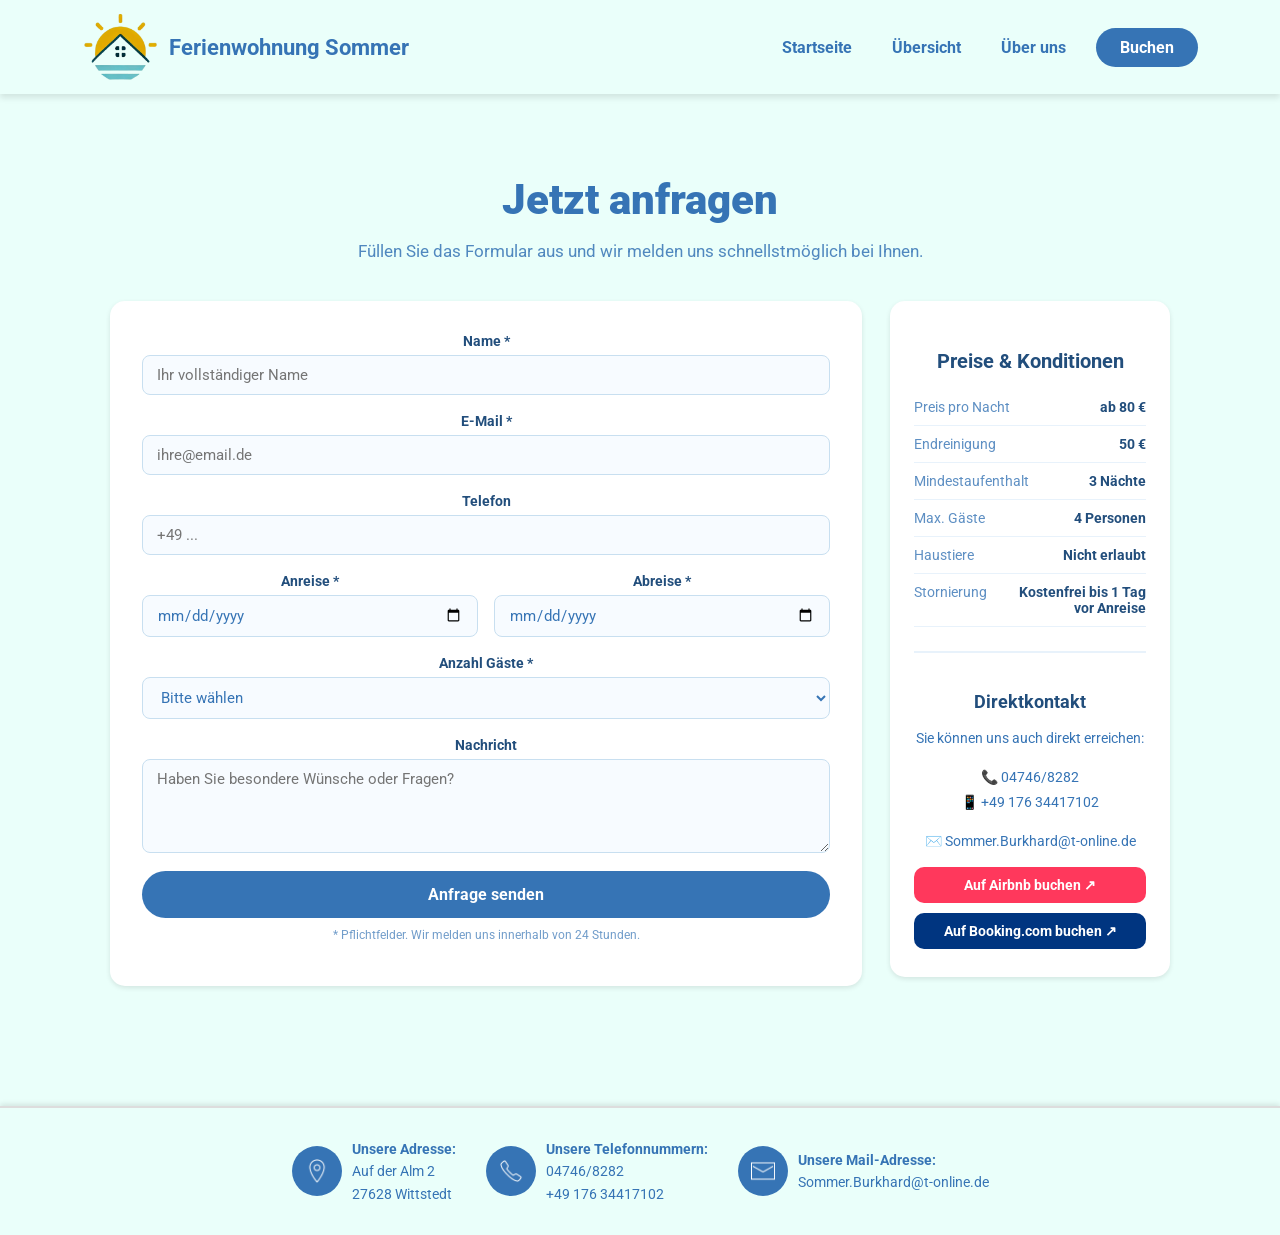
<file: buchen.html>
<!DOCTYPE html>
<html lang="de">
<head>
    <meta charset="UTF-8">
    <link rel="icon" type="image/png" href="static/images/logo.png">
    <meta name="viewport" content="width=device-width, initial-scale=1.0">
    <title>Buchen – Ferienwohnung Sommer</title>
    <link href="https://fonts.googleapis.com/css2?family=Roboto:wght@400;700;900&display=swap" rel="stylesheet">
    <link rel="stylesheet" href="static/css/style.css">
    <link rel="stylesheet" href="static/css/buchen.css">
    <script defer src="static/js/script.js"></script>
    <script defer src="static/js/buchen.js"></script>
</head>
<body>

    <header>
        <div class="header-container">
            <a href="index.html" class="logo">
                <img src="static/images/logo.png" alt="Logo">
                <h1>Ferienwohnung Sommer</h1>
            </a>
            <button class="hamburger" id="hamburger" aria-label="Menü öffnen">
                <span></span>
                <span></span>
                <span></span>
            </button>
            <nav id="main-nav">
                <ul>
                    <li><a href="index.html">Startseite</a></li>
                    <li><a href="uebersicht.html">Übersicht</a></li>
                    <li><a href="ueber_uns.html">Über uns</a></li>
                    <li><a href="buchen.html" class="button">Buchen</a></li>
                </ul>
            </nav>
        </div>
    </header>

    <main class="buchen-main">

        <section class="buchen-hero">
            <h2>Jetzt anfragen</h2>
            <p>Füllen Sie das Formular aus und wir melden uns schnellstmöglich bei Ihnen.</p>
        </section>

        <section class="buchen-layout">

            <div class="buchen-form-box">
                <form id="buchungsformular" action="https://formspree.io/f/mvzdynbj" method="POST">

                    <div class="form-group">
                        <label for="name">Name *</label>
                        <input type="text" id="name" name="name" placeholder="Ihr vollständiger Name" required>
                    </div>

                    <div class="form-group">
                        <label for="email">E-Mail *</label>
                        <input type="email" id="email" name="email" placeholder="ihre@email.de" required>
                    </div>

                    <div class="form-group">
                        <label for="telefon">Telefon</label>
                        <input type="tel" id="telefon" name="telefon" placeholder="+49 ...">
                    </div>

                    <div class="form-row">
                        <div class="form-group">
                            <label for="anreise">Anreise *</label>
                            <input type="date" id="anreise" name="anreise" required>
                        </div>
                        <div class="form-group">
                            <label for="abreise">Abreise *</label>
                            <input type="date" id="abreise" name="abreise" required>
                        </div>
                    </div>

                    <div class="form-group">
                        <label for="gaeste">Anzahl Gäste *</label>
                        <select id="gaeste" name="gaeste" required>
                            <option value="" disabled selected>Bitte wählen</option>
                            <option value="1">1 Person</option>
                            <option value="2">2 Personen</option>
                            <option value="3">3 Personen</option>
                            <option value="4">4 Personen</option>
                        </select>
                    </div>

                    <div class="form-group">
                        <label for="nachricht">Nachricht</label>
                        <textarea id="nachricht" name="nachricht" rows="4" placeholder="Haben Sie besondere Wünsche oder Fragen?"></textarea>
                    </div>

                    <div id="preis-info" class="preis-info hidden">
                        <span id="preis-text"></span>
                    </div>

                    <button type="submit" class="submit-button">Anfrage senden</button>
                    <p class="form-hinweis">* Pflichtfelder. Wir melden uns innerhalb von 24 Stunden.</p>
                </form>
            </div>

            <div class="buchen-info-box">
                <h3>Preise &amp; Konditionen</h3>
                <div class="info-item">
                    <span class="info-label">Preis pro Nacht</span>
                    <span class="info-value">ab 80 €</span>
                </div>
                <div class="info-item">
                    <span class="info-label">Endreinigung</span>
                    <span class="info-value">50 €</span>
                </div>
                <div class="info-item">
                    <span class="info-label">Mindestaufenthalt</span>
                    <span class="info-value">3 Nächte</span>
                </div>
                <div class="info-item">
                    <span class="info-label">Max. Gäste</span>
                    <span class="info-value">4 Personen</span>
                </div>
                <div class="info-item">
                    <span class="info-label">Haustiere</span>
                    <span class="info-value">Nicht erlaubt</span>
                </div>
                <div class="info-item">
                    <span class="info-label">Stornierung</span>
                    <span class="info-value">Kostenfrei bis 1 Tag vor Anreise</span>
                </div>

                <div class="direktkontakt">
                    <h3>Direktkontakt</h3>
                    <p>Sie können uns auch direkt erreichen:</p>
                    <p>📞 04746/8282<br>📱 +49 176 34417102</p>
                    <p>✉️ Sommer.Burkhard@t-online.de</p>
                    <div class="buchungs-links">
                        <a href="https://www.airbnb.de/rooms/906484899622477127?guests=1&adults=1&s=67&unique_share_id=75d5aa8d-0410-409d-8214-13102de7a47b" target="_blank" class="buchungs-btn airbnb-btn">Auf Airbnb buchen ↗</a>
                        <a href="https://www.booking.com/hotel/de/ferienwohnung-sommer-bramstedt.de.html" target="_blank" class="buchungs-btn booking-btn">Auf Booking.com buchen ↗</a>
                    </div>
                </div>
            </div>

        </section>
    </main>

    <footer class="footer">
        <div class="footer-section">
            <div class="footer-icon">
                <img src="static/images/FooterIcon_Location.png" alt="Adresse">
            </div>
            <div>
                <strong>Unsere Adresse:</strong><br>
                Auf der Alm 2<br>
                27628 Wittstedt
            </div>
        </div>
        <div class="footer-section">
            <div class="footer-icon">
                <img src="static/images/FooterIcon_Phone.png" alt="Telefon">
            </div>
            <div>
                <strong>Unsere Telefonnummern:</strong><br>
                04746/8282<br>
                +49 176 34417102
            </div>
        </div>
        <div class="footer-section">
            <div class="footer-icon">
                <img src="static/images/FooterIcon_Mail.png" alt="E-Mail">
            </div>
            <div>
                <strong>Unsere Mail-Adresse:</strong><br>
                Sommer.Burkhard@t-online.de
            </div>
        </div>
    </footer>

</body>
</html>
</file>
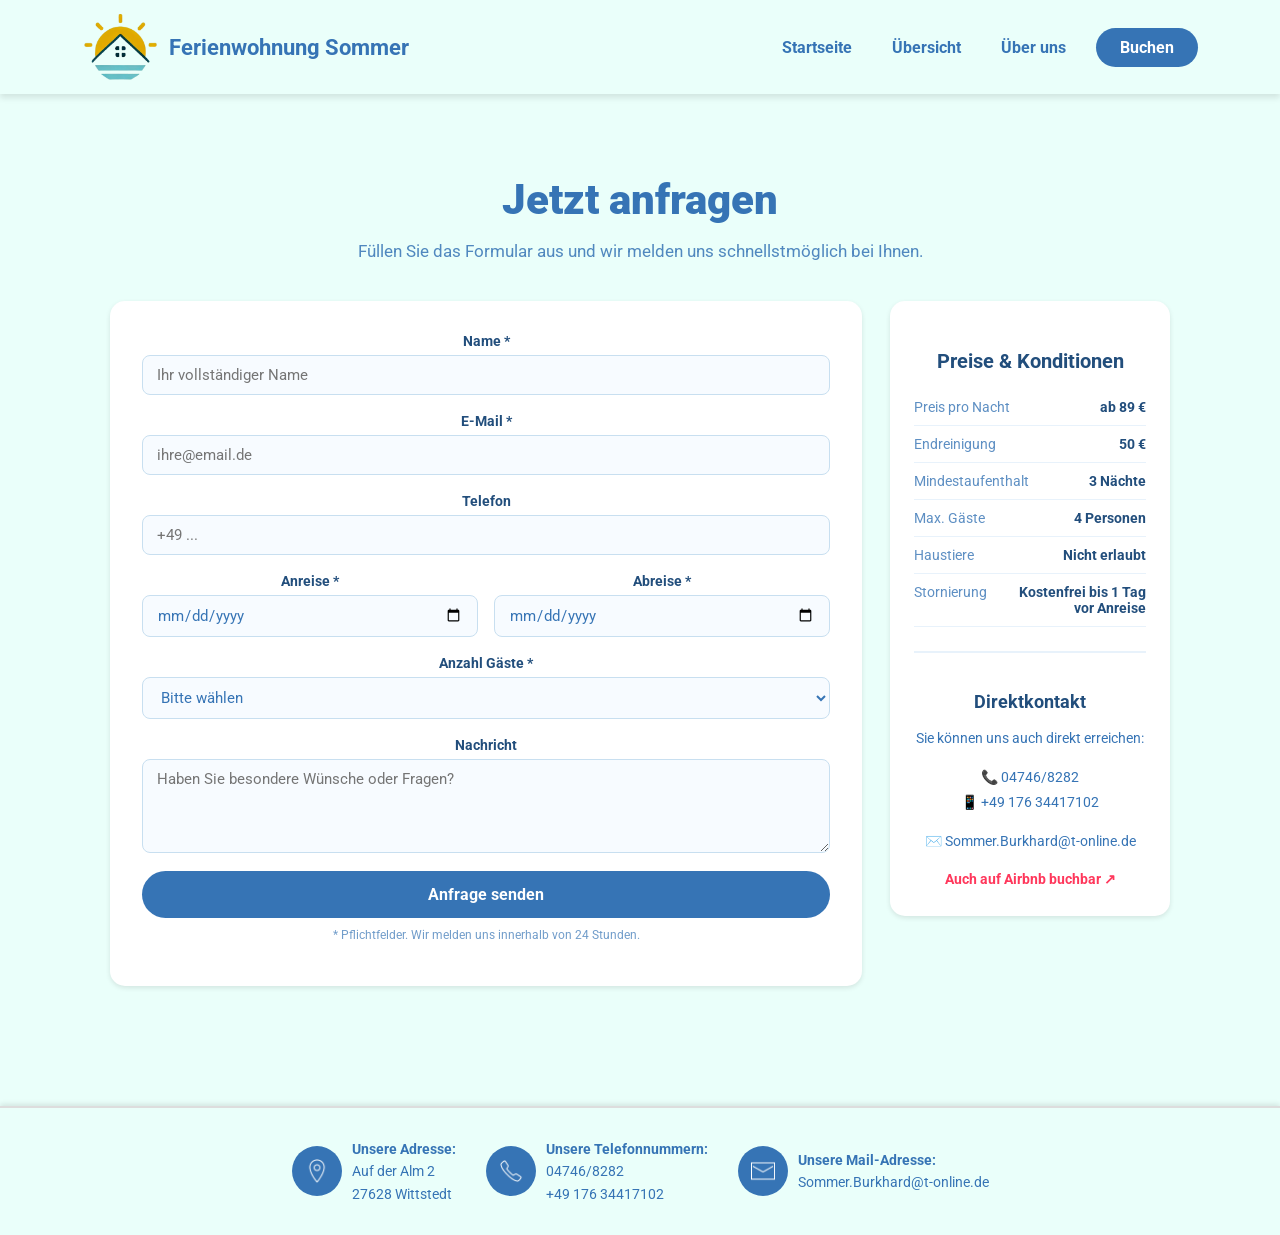
<file: buchen_mobile.html>
<!DOCTYPE html>
<html lang="de">
<head>
    <meta charset="UTF-8">
    <meta name="viewport" content="width=device-width, initial-scale=1.0">
    <title>Buchen – Ferienwohnung Sommer</title>
    <link href="https://fonts.googleapis.com/css2?family=Roboto:wght@400;700;900&display=swap" rel="stylesheet">
    <link rel="stylesheet" href="static/css/style.css">
    <link rel="stylesheet" href="static/css/buchen.css">
    <script defer src="static/js/buchen.js"></script>
    <script defer src="static/js/script.js"></script>
</head>
<body>

    <header>
        <div class="header-container">
            <div class="logo">
                <img src="static/images/logo.png" alt="Logo">
                <h1>Ferienwohnung Sommer</h1>
            </div>
            <button class="hamburger" id="hamburger" aria-label="Menü öffnen"><span></span><span></span><span></span></button>
            <nav id="main-nav">
                <ul>
                    <li><a href="index.html">Startseite</a></li>
                    <li><a href="uebersicht.html">Übersicht</a></li>
                    <li><a href="ueber_uns.html">Über uns</a></li>
                    <li><a href="buchen.html" class="button">Buchen</a></li>
                </ul>
            </nav>
        </div>
    </header>

    <main class="buchen-main">

        <section class="buchen-hero">
            <h2>Jetzt anfragen</h2>
            <p>Füllen Sie das Formular aus und wir melden uns schnellstmöglich bei Ihnen.</p>
        </section>

        <section class="buchen-layout">

            <!-- FORMULAR -->
            <div class="buchen-form-box">
                <form id="buchungsformular" action="mailto:Sommer.Burkhard@t-online.de" method="get">

                    <div class="form-group">
                        <label for="name">Name *</label>
                        <input type="text" id="name" name="name" placeholder="Ihr vollständiger Name" required>
                    </div>

                    <div class="form-group">
                        <label for="email">E-Mail *</label>
                        <input type="email" id="email" name="email" placeholder="ihre@email.de" required>
                    </div>

                    <div class="form-group">
                        <label for="telefon">Telefon</label>
                        <input type="tel" id="telefon" name="telefon" placeholder="+49 ...">
                    </div>

                    <div class="form-row">
                        <div class="form-group">
                            <label for="anreise">Anreise *</label>
                            <input type="date" id="anreise" name="anreise" required>
                        </div>
                        <div class="form-group">
                            <label for="abreise">Abreise *</label>
                            <input type="date" id="abreise" name="abreise" required>
                        </div>
                    </div>

                    <div class="form-group">
                        <label for="gaeste">Anzahl Gäste *</label>
                        <select id="gaeste" name="gaeste" required>
                            <option value="" disabled selected>Bitte wählen</option>
                            <option value="1">1 Person</option>
                            <option value="2">2 Personen</option>
                            <option value="3">3 Personen</option>
                            <option value="4">4 Personen</option>
                        </select>
                    </div>

                    <div class="form-group">
                        <label for="nachricht">Nachricht</label>
                        <textarea id="nachricht" name="nachricht" rows="4" placeholder="Haben Sie besondere Wünsche oder Fragen?"></textarea>
                    </div>

                    <div id="preis-info" class="preis-info hidden">
                        <span id="preis-text"></span>
                    </div>

                    <button type="submit" class="submit-button">Anfrage senden</button>
                    <p class="form-hinweis">* Pflichtfelder. Wir melden uns innerhalb von 24 Stunden.</p>
                </form>
            </div>

            <!-- INFO-PANEL -->
            <div class="buchen-info-box">
                <h3>Preise &amp; Konditionen</h3>
                <div class="info-item">
                    <span class="info-label">Preis pro Nacht</span>
                    <span class="info-value">ab 89 €</span>
                </div>
                <div class="info-item">
                    <span class="info-label">Endreinigung</span>
                    <span class="info-value">50 €</span>
                </div>
                <div class="info-item">
                    <span class="info-label">Mindestaufenthalt</span>
                    <span class="info-value">3 Nächte</span>
                </div>
                <div class="info-item">
                    <span class="info-label">Max. Gäste</span>
                    <span class="info-value">4 Personen</span>
                </div>
                <div class="info-item">
                    <span class="info-label">Haustiere</span>
                    <span class="info-value">Nicht erlaubt</span>
                </div>
                <div class="info-item">
                    <span class="info-label">Stornierung</span>
                    <span class="info-value">Kostenfrei bis 1 Tag vor Anreise</span>
                </div>

                <div class="direktkontakt">
                    <h3>Direktkontakt</h3>
                    <p>Sie können uns auch direkt erreichen:</p>
                    <p>📞 04746/8282<br>📱 +49 176 34417102</p>
                    <p>✉️ Sommer.Burkhard@t-online.de</p>
                    <a href="https://www.airbnb.de" target="_blank" class="airbnb-link">Auch auf Airbnb buchbar ↗</a>
                </div>
            </div>

        </section>
    </main>

    <footer class="footer">
        <div class="footer-section">
            <div class="footer-icon">
                <img src="static/images/FooterIcon_Location.png" alt="Adresse">
            </div>
            <div>
                <strong>Unsere Adresse:</strong><br>
                Auf der Alm 2<br>
                27628 Wittstedt
            </div>
        </div>
        <div class="footer-section">
            <div class="footer-icon">
                <img src="static/images/FooterIcon_Phone.png" alt="Telefon">
            </div>
            <div>
                <strong>Unsere Telefonnummern:</strong><br>
                04746/8282<br>
                +49 176 34417102
            </div>
        </div>
        <div class="footer-section">
            <div class="footer-icon">
                <img src="static/images/FooterIcon_Mail.png" alt="E-Mail">
            </div>
            <div>
                <strong>Unsere Mail-Adresse:</strong><br>
                Sommer.Burkhard@t-online.de
            </div>
        </div>
    </footer>

</body>
</html>
</file>
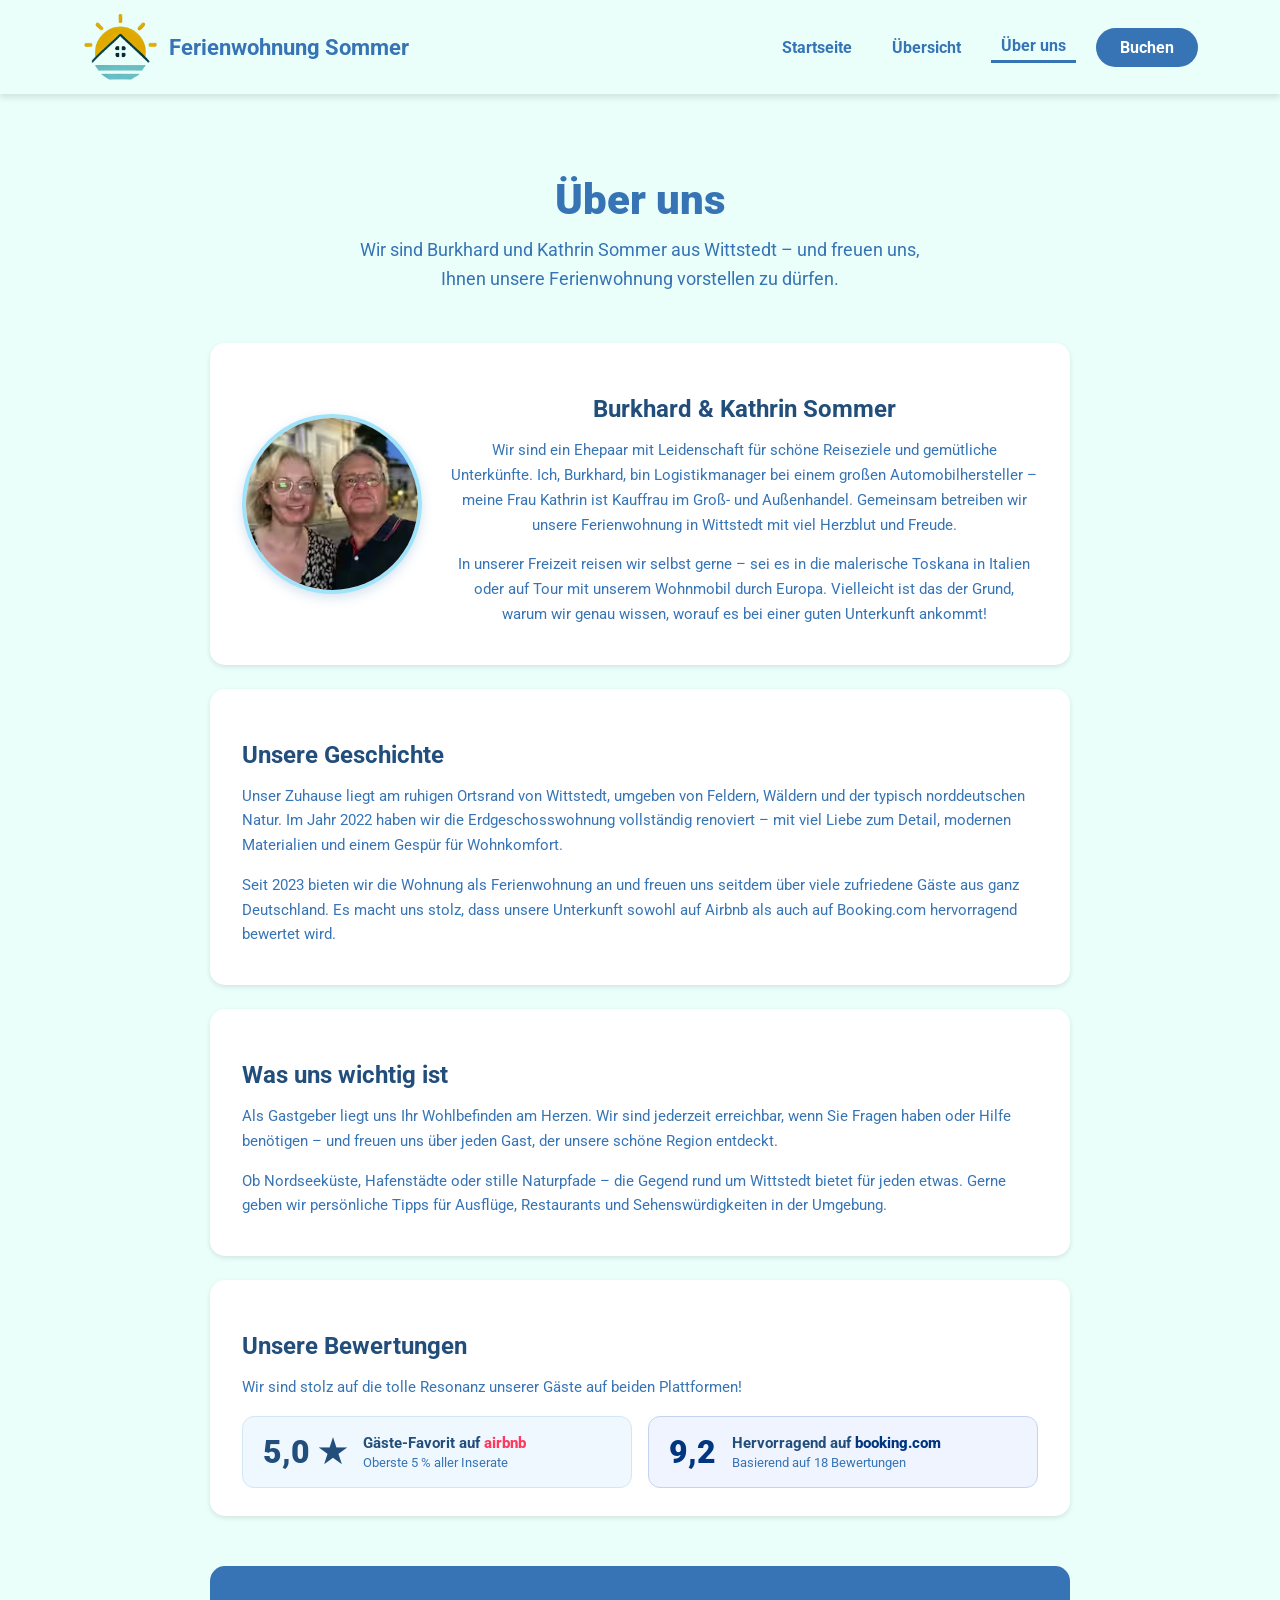
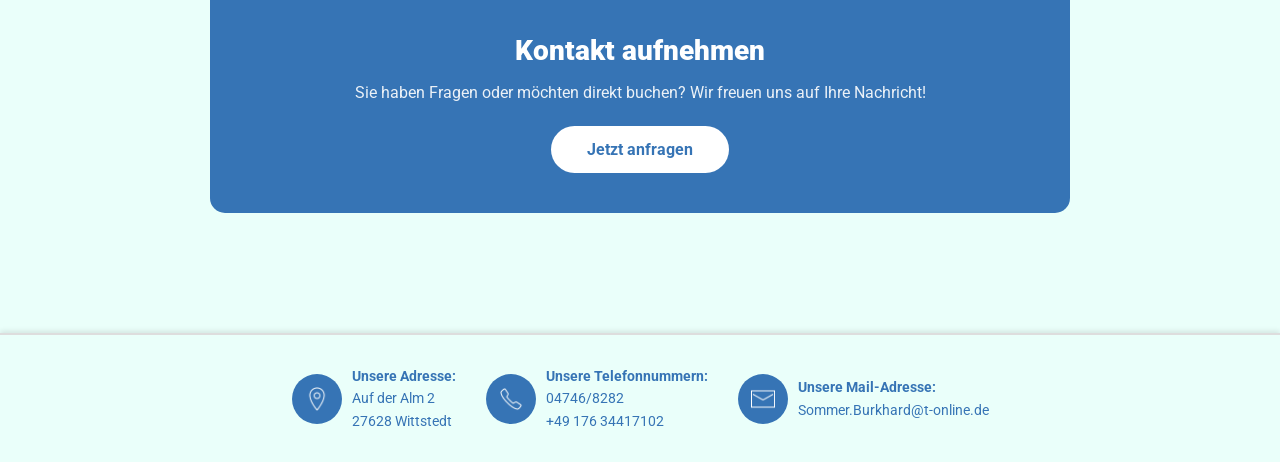
<file: ueber_uns.html>
<!DOCTYPE html>
<html lang="de">
<head>
    <meta charset="UTF-8">
    <link rel="icon" type="image/png" href="static/images/logo.png">
    <meta name="viewport" content="width=device-width, initial-scale=1.0">
    <title>Über uns – Ferienwohnung Sommer</title>
    <link href="https://fonts.googleapis.com/css2?family=Roboto:wght@400;700;900&display=swap" rel="stylesheet">
    <link rel="stylesheet" href="static/css/style.css">
    <link rel="stylesheet" href="static/css/ueber_uns.css">
    <script defer src="static/js/script.js"></script>
</head>
<body>

    <header>
        <div class="header-container">
            <a href="index.html" class="logo">
                <img src="static/images/logo.png" alt="Logo">
                <h1>Ferienwohnung Sommer</h1>
            </a>
            <button class="hamburger" id="hamburger" aria-label="Menü öffnen">
                <span></span><span></span><span></span>
            </button>
            <nav id="main-nav">
                <ul>
                    <li><a href="index.html">Startseite</a></li>
                    <li><a href="uebersicht.html">Übersicht</a></li>
                    <li><a href="ueber_uns.html" class="active">Über uns</a></li>
                    <li><a href="buchen.html" class="button">Buchen</a></li>
                </ul>
            </nav>
        </div>
    </header>

    <main class="ueber-uns-main">

        <section class="ueber-uns-hero">
            <h2>Über uns</h2>
            <p class="ueber-uns-intro">
                Wir sind Burkhard und Kathrin Sommer aus Wittstedt – und freuen uns, Ihnen unsere Ferienwohnung vorstellen zu dürfen.
            </p>
        </section>

        <section class="ueber-uns-content">

            <div class="ueber-uns-profil-box">
                <img src="static/images/Profilbild.webp" alt="Burkhard und Kathrin Sommer" class="profil-bild">
                <div class="profil-text">
                    <h3>Burkhard &amp; Kathrin Sommer</h3>
                    <p>Wir sind ein Ehepaar mit Leidenschaft für schöne Reiseziele und gemütliche Unterkünfte. Ich, Burkhard, bin Logistikmanager bei einem großen Automobilhersteller – meine Frau Kathrin ist Kauffrau im Groß- und Außenhandel. Gemeinsam betreiben wir unsere Ferienwohnung in Wittstedt mit viel Herzblut und Freude.</p>
                    <p>In unserer Freizeit reisen wir selbst gerne – sei es in die malerische Toskana in Italien oder auf Tour mit unserem Wohnmobil durch Europa. Vielleicht ist das der Grund, warum wir genau wissen, worauf es bei einer guten Unterkunft ankommt!</p>
                </div>
            </div>

            <div class="ueber-uns-text-box">
                <h3>Unsere Geschichte</h3>
                <p>Unser Zuhause liegt am ruhigen Ortsrand von Wittstedt, umgeben von Feldern, Wäldern und der typisch norddeutschen Natur. Im Jahr 2022 haben wir die Erdgeschosswohnung vollständig renoviert – mit viel Liebe zum Detail, modernen Materialien und einem Gespür für Wohnkomfort.</p>
                <p>Seit 2023 bieten wir die Wohnung als Ferienwohnung an und freuen uns seitdem über viele zufriedene Gäste aus ganz Deutschland. Es macht uns stolz, dass unsere Unterkunft sowohl auf Airbnb als auch auf Booking.com hervorragend bewertet wird.</p>
            </div>

            <div class="ueber-uns-text-box">
                <h3>Was uns wichtig ist</h3>
                <p>Als Gastgeber liegt uns Ihr Wohlbefinden am Herzen. Wir sind jederzeit erreichbar, wenn Sie Fragen haben oder Hilfe benötigen – und freuen uns über jeden Gast, der unsere schöne Region entdeckt.</p>
                <p>Ob Nordseeküste, Hafenstädte oder stille Naturpfade – die Gegend rund um Wittstedt bietet für jeden etwas. Gerne geben wir persönliche Tipps für Ausflüge, Restaurants und Sehenswürdigkeiten in der Umgebung.</p>
            </div>

            <div class="ueber-uns-text-box">
                <h3>Unsere Bewertungen</h3>
                <p>Wir sind stolz auf die tolle Resonanz unserer Gäste auf beiden Plattformen!</p>

                <div class="bewertung-badges">

                    <div class="airbnb-badge">
                        <div class="badge-score">5,0 ★</div>
                        <div class="badge-text">
                            <span class="badge-title">Gäste-Favorit auf <span class="airbnb-red">airbnb</span></span><br>
                            <span class="badge-sub">Oberste 5 % aller Inserate</span>
                        </div>
                    </div>

                    <div class="airbnb-badge booking-badge">
                        <div class="badge-score booking-score">9,2</div>
                        <div class="badge-text">
                            <span class="badge-title">Hervorragend auf <span class="booking-blue">booking.com</span></span><br>
                            <span class="badge-sub">Basierend auf 18 Bewertungen</span>
                        </div>
                    </div>

                </div>
            </div>

        </section>

        <section class="kontakt-section">
            <h3>Kontakt aufnehmen</h3>
            <p>Sie haben Fragen oder möchten direkt buchen? Wir freuen uns auf Ihre Nachricht!</p>
            <a href="buchen.html" class="button kontakt-button">Jetzt anfragen</a>
        </section>

    </main>

    <footer class="footer">
        <div class="footer-section">
            <div class="footer-icon"><img src="static/images/FooterIcon_Location.png" alt="Adresse"></div>
            <div><strong>Unsere Adresse:</strong><br>Auf der Alm 2<br>27628 Wittstedt</div>
        </div>
        <div class="footer-section">
            <div class="footer-icon"><img src="static/images/FooterIcon_Phone.png" alt="Telefon"></div>
            <div><strong>Unsere Telefonnummern:</strong><br>04746/8282<br>+49 176 34417102</div>
        </div>
        <div class="footer-section">
            <div class="footer-icon"><img src="static/images/FooterIcon_Mail.png" alt="E-Mail"></div>
            <div><strong>Unsere Mail-Adresse:</strong><br>Sommer.Burkhard@t-online.de</div>
        </div>
    </footer>

</body>
</html>
</file>
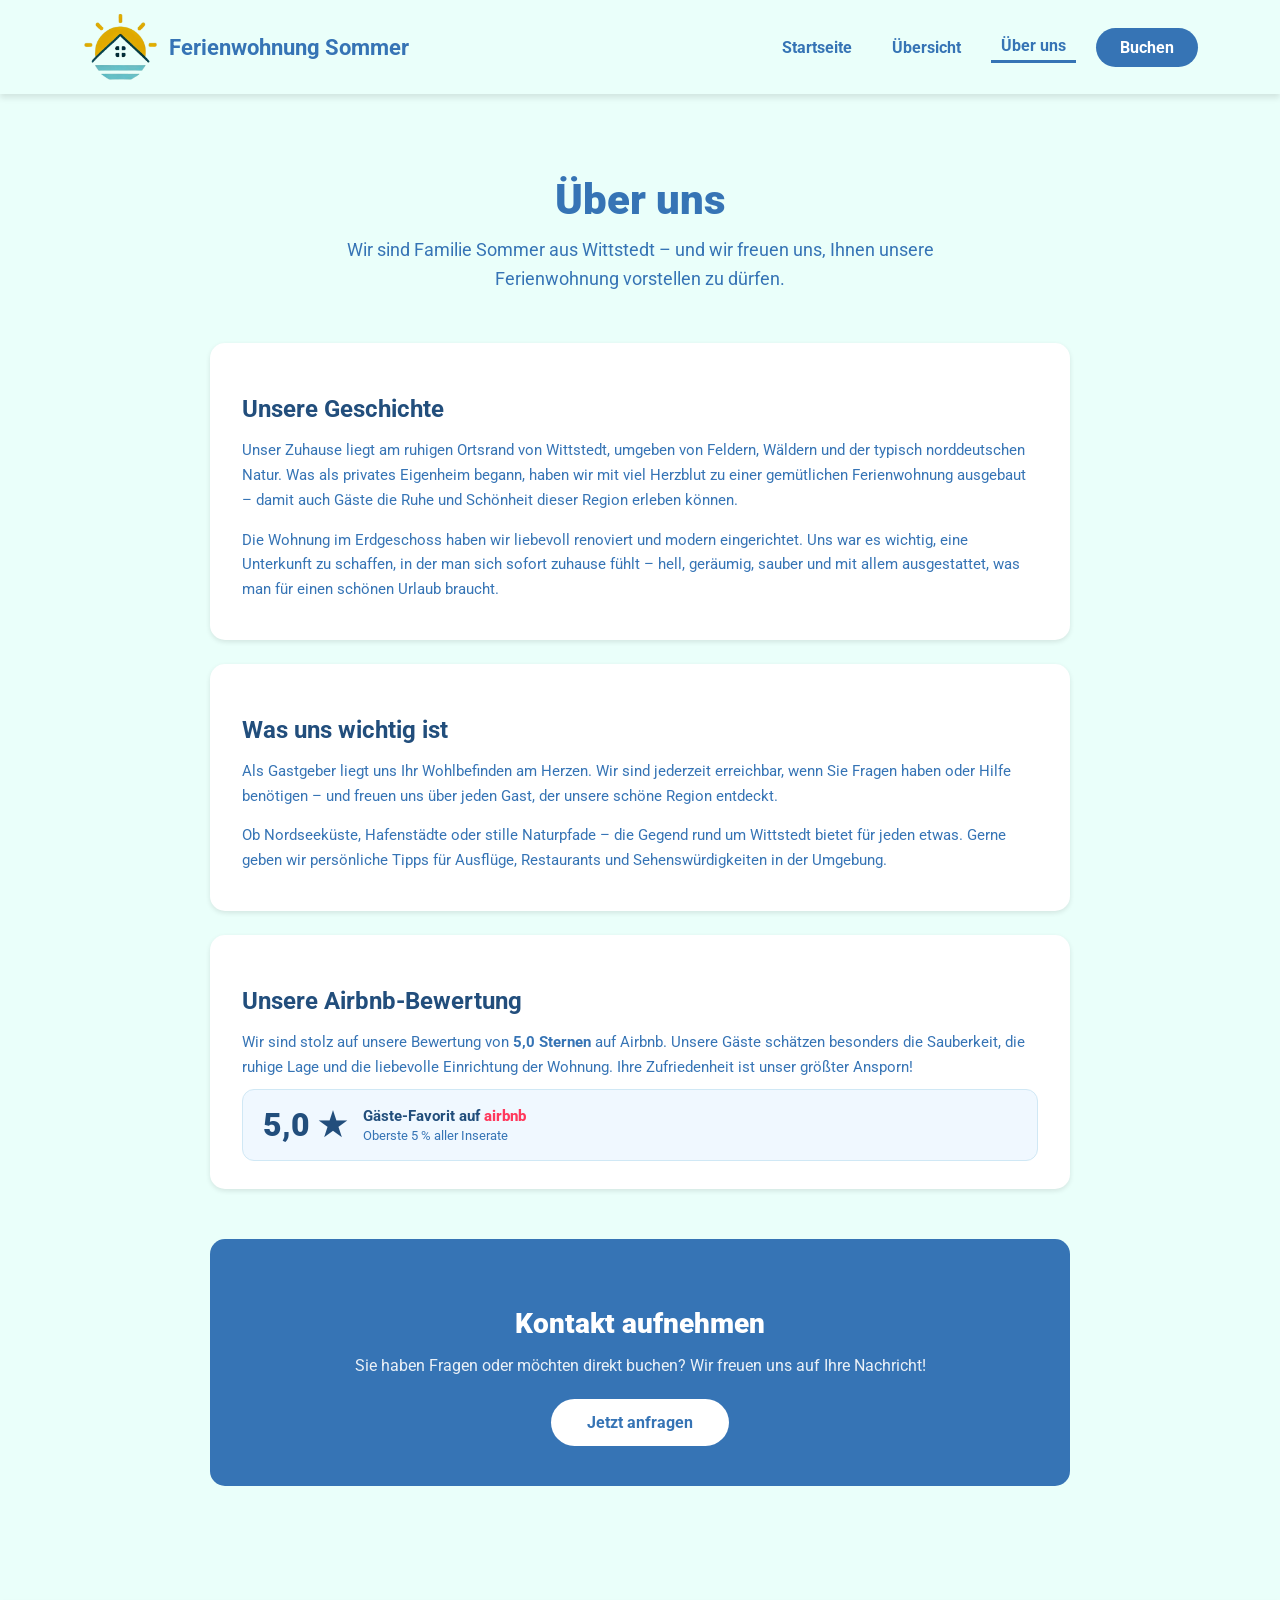
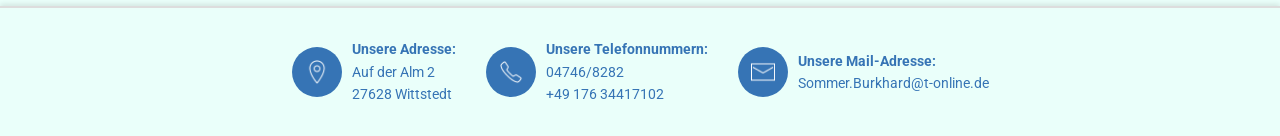
<file: ueber_uns_mobile.html>
<!DOCTYPE html>
<html lang="de">
<head>
    <meta charset="UTF-8">
    <meta name="viewport" content="width=device-width, initial-scale=1.0">
    <title>Über uns – Ferienwohnung Sommer</title>
    <link href="https://fonts.googleapis.com/css2?family=Roboto:wght@400;700;900&display=swap" rel="stylesheet">
    <link rel="stylesheet" href="static/css/style.css">
    <link rel="stylesheet" href="static/css/ueber_uns.css">
    <script defer src="static/js/script.js"></script>
</head>
<body>

    <header>
        <div class="header-container">
            <div class="logo">
                <img src="static/images/logo.png" alt="Logo">
                <h1>Ferienwohnung Sommer</h1>
            </div>
            <button class="hamburger" id="hamburger" aria-label="Menü öffnen"><span></span><span></span><span></span></button>
            <nav id="main-nav">
                <ul>
                    <li><a href="index.html">Startseite</a></li>
                    <li><a href="uebersicht.html">Übersicht</a></li>
                    <li><a href="ueber_uns.html" class="active">Über uns</a></li>
                    <li><a href="buchen.html" class="button">Buchen</a></li>
                </ul>
            </nav>
        </div>
    </header>

    <main class="ueber-uns-main">

        <section class="ueber-uns-hero">
            <h2>Über uns</h2>
            <p class="ueber-uns-intro">
                Wir sind Familie Sommer aus Wittstedt – und wir freuen uns, Ihnen unsere Ferienwohnung vorstellen zu dürfen.
            </p>
        </section>

        <section class="ueber-uns-content">
            <div class="ueber-uns-text-box">
                <h3>Unsere Geschichte</h3>
                <p>
                    Unser Zuhause liegt am ruhigen Ortsrand von Wittstedt, umgeben von Feldern, Wäldern und der typisch norddeutschen Natur.
                    Was als privates Eigenheim begann, haben wir mit viel Herzblut zu einer gemütlichen Ferienwohnung ausgebaut – damit auch Gäste
                    die Ruhe und Schönheit dieser Region erleben können.
                </p>
                <p>
                    Die Wohnung im Erdgeschoss haben wir liebevoll renoviert und modern eingerichtet. Uns war es wichtig, eine Unterkunft zu
                    schaffen, in der man sich sofort zuhause fühlt – hell, geräumig, sauber und mit allem ausgestattet, was man für einen
                    schönen Urlaub braucht.
                </p>
            </div>

            <div class="ueber-uns-text-box">
                <h3>Was uns wichtig ist</h3>
                <p>
                    Als Gastgeber liegt uns Ihr Wohlbefinden am Herzen. Wir sind jederzeit erreichbar, wenn Sie Fragen haben oder
                    Hilfe benötigen – und freuen uns über jeden Gast, der unsere schöne Region entdeckt.
                </p>
                <p>
                    Ob Nordseeküste, Hafenstädte oder stille Naturpfade – die Gegend rund um Wittstedt bietet für jeden etwas.
                    Gerne geben wir persönliche Tipps für Ausflüge, Restaurants und Sehenswürdigkeiten in der Umgebung.
                </p>
            </div>

            <div class="ueber-uns-text-box">
                <h3>Unsere Airbnb-Bewertung</h3>
                <p>
                    Wir sind stolz auf unsere Bewertung von <strong>5,0 Sternen</strong> auf Airbnb. Unsere Gäste schätzen besonders
                    die Sauberkeit, die ruhige Lage und die liebevolle Einrichtung der Wohnung.
                    Ihre Zufriedenheit ist unser größter Ansporn!
                </p>
                <div class="airbnb-badge">
                    <div class="badge-score">5,0 ★</div>
                    <div class="badge-text">
                        <span class="badge-title">Gäste-Favorit auf <span class="airbnb-red">airbnb</span></span><br>
                        <span class="badge-sub">Oberste 5 % aller Inserate</span>
                    </div>
                </div>
            </div>
        </section>

        <section class="kontakt-section">
            <h3>Kontakt aufnehmen</h3>
            <p>Sie haben Fragen oder möchten direkt buchen? Wir freuen uns auf Ihre Nachricht!</p>
            <a href="buchen.html" class="button kontakt-button">Jetzt anfragen</a>
        </section>

    </main>

    <footer class="footer">
        <div class="footer-section">
            <div class="footer-icon">
                <img src="static/images/FooterIcon_Location.png" alt="Adresse">
            </div>
            <div>
                <strong>Unsere Adresse:</strong><br>
                Auf der Alm 2<br>
                27628 Wittstedt
            </div>
        </div>
        <div class="footer-section">
            <div class="footer-icon">
                <img src="static/images/FooterIcon_Phone.png" alt="Telefon">
            </div>
            <div>
                <strong>Unsere Telefonnummern:</strong><br>
                04746/8282<br>
                +49 176 34417102
            </div>
        </div>
        <div class="footer-section">
            <div class="footer-icon">
                <img src="static/images/FooterIcon_Mail.png" alt="E-Mail">
            </div>
            <div>
                <strong>Unsere Mail-Adresse:</strong><br>
                Sommer.Burkhard@t-online.de
            </div>
        </div>
    </footer>

</body>
</html>
</file>
<file: static/css/style.css>
/* ===== BASE ===== */
* {
    box-sizing: border-box;
}

body {
    font-family: 'Roboto', sans-serif;
    background-color: #EAFFFA;
    text-align: center;
    margin: 0;
    padding: 0;
    color: #3674B5;
}

/* ===== HEADER ===== */
header {
    display: flex;
    justify-content: center;
    align-items: center;
    background-color: #EAFFFA;
    padding: 12px 20px;
    position: fixed;
    width: 100%;
    top: 0;
    left: 0;
    z-index: 1000;
    box-shadow: 0 4px 6px rgba(0, 0, 0, 0.1);
}

.header-container {
    display: flex;
    width: 90%;
    max-width: 1200px;
    justify-content: space-between;
    align-items: center;
}

.logo {
    display: flex;
    align-items: center;
}

.logo img {
    height: 70px;
    margin-right: 10px;
}

.logo h1 {
    font-size: 22px;
    font-weight: 700;
    color: #3674B5;
    margin: 0;
}

/* ===== NAVIGATION ===== */
nav {
    display: flex;
    align-items: center;
}

nav ul {
    list-style: none;
    padding: 0;
    margin: 0;
    display: flex;
    gap: 20px;
    align-items: center;
}

nav ul li a {
    text-decoration: none;
    color: #3674B5;
    font-weight: bold;
    font-size: 16px;
    padding: 5px 10px;
    transition: color 0.3s ease-in-out;
}

nav ul li a:hover {
    color: #2a5a8f;
}

nav ul li a.active {
    position: relative;
    padding-bottom: 5px;
    display: inline-block;
    border-bottom: 3px solid #3674B5;
}

/* ===== HAMBURGER MENÜ ===== */
.hamburger {
    display: none;
    flex-direction: column;
    gap: 5px;
    cursor: pointer;
    padding: 5px;
    background: none;
    border: none;
    z-index: 1100;
}

.hamburger span {
    display: block;
    width: 26px;
    height: 3px;
    background-color: #3674B5;
    border-radius: 3px;
    transition: all 0.3s ease;
}

/* Hamburger Animation wenn offen */
.hamburger.open span:nth-child(1) {
    transform: translateY(8px) rotate(45deg);
}
.hamburger.open span:nth-child(2) {
    opacity: 0;
}
.hamburger.open span:nth-child(3) {
    transform: translateY(-8px) rotate(-45deg);
}

/* ===== BUTTON ===== */
.button {
    display: inline-block;
    background-color: #3674B5;
    color: white !important;
    padding: 10px 24px;
    text-decoration: none;
    border-radius: 30px;
    font-weight: bold;
    white-space: nowrap;
    transition: background-color 0.3s ease-in-out, transform 0.2s ease-in-out;
}

.button:hover {
    background-color: #2a5a8f;
    transform: scale(1.05);
}

/* ===== SLIDER ===== */
.slideshow-container {
    position: relative;
    width: 90%;
    max-width: 1300px;
    height: 550px;
    margin: 110px auto 20px;
    overflow: hidden;
    border-radius: 15px;
}

.mySlides {
    width: 100%;
    height: 100%;
    display: none;
}

.mySlides img {
    width: 100%;
    height: 100%;
    object-fit: cover;
    object-position: center;
    border-radius: 15px;
    display: block;
}

/* Slider Buttons */
.prev, .next {
    position: absolute;
    top: 50%;
    transform: translateY(-50%);
    background-color: #A1E3F9;
    color: #3674B5;
    padding: 8px 10px;
    cursor: pointer;
    font-size: 20px;
    border-radius: 50%;
    box-shadow: 0 3px 8px rgba(0, 0, 0, 0.5);
    transition: transform 0.3s, background-color 0.3s;
    user-select: none;
    z-index: 10;
}

.prev:hover, .next:hover {
    background-color: #2a5a8f;
    color: #A1E3F9;
    transform: translateY(-50%) scale(1.1);
}

.next { right: 10px; }
.prev { left: 10px; }

/* Fading animation */
.fade {
    animation-name: fade;
    animation-duration: 1.5s;
}

@keyframes fade {
    from { opacity: .4 }
    to { opacity: 1 }
}

/* ===== WELCOME TITLE ===== */
.welcome-title {
    font-size: 38px;
    font-weight: 900;
    text-align: center;
    color: #3674B5;
    margin-top: 40px;
    margin-bottom: 10px;
    padding: 0 16px;
}

/* ===== INFO BOXEN ===== */
.info-container {
    display: flex;
    flex-direction: column;
    align-items: center;
    max-width: 1000px;
    margin: auto;
    gap: 30px;
    padding: 0 16px 20px;
}

.info-box {
    display: flex;
    flex-direction: row;
    align-items: center;
    gap: 20px;
    width: 100%;
    max-width: 900px;
    background: white;
    padding: 20px;
    border-radius: 15px;
    box-shadow: 0 2px 5px rgba(0,0,0,0.1);
}

.info-box.reverse {
    flex-direction: row-reverse;
}

.info-box img {
    width: 40%;
    max-width: 380px;
    height: 260px;
    object-fit: cover;
    border-radius: 12px;
    flex-shrink: 0;
}

.info-text {
    flex: 1;
    text-align: left;
}

.info-text h3 {
    color: #224E7C;
    font-size: 26px;
    margin-bottom: 10px;
}

.info-text p {
    font-size: 15px;
    line-height: 1.6;
}

/* ===== FOOTER ===== */
.footer {
    background-color: #EAFFFA;
    display: flex;
    justify-content: center;
    gap: 30px;
    padding: 30px 20px;
    border-top: 2px solid #ddd;
    box-shadow: 0 -2px 5px rgba(0, 0, 0, 0.1);
    flex-wrap: wrap;
    margin-top: 60px;
}

.footer-section {
    display: flex;
    align-items: center;
    gap: 10px;
    max-width: 280px;
    text-align: left;
}

.footer-icon {
    background-color: #3674B5;
    border-radius: 50%;
    width: 50px;
    height: 50px;
    display: flex;
    align-items: center;
    justify-content: center;
    flex-shrink: 0;
}

.footer-icon img {
    width: 24px;
    object-fit: contain;
}

.footer-section div {
    font-size: 14px;
    color: #3674B5;
    line-height: 1.6;
}

/* ===== RESPONSIVE – TABLET (max 900px) ===== */
@media (max-width: 900px) {

    .logo img {
        height: 55px;
    }

    .logo h1 {
        font-size: 18px;
    }

    nav ul li a {
        font-size: 15px;
    }

    .slideshow-container {
        height: 380px;
        margin-top: 90px;
    }

    .welcome-title {
        font-size: 30px;
    }

    .info-box {
        flex-direction: column !important;
        text-align: center;
    }

    .info-box img {
        width: 100%;
        max-width: 100%;
        height: 220px;
    }

    .info-text {
        text-align: center;
    }

    .info-text h3 {
        font-size: 22px;
    }
}

/* ===== RESPONSIVE – HANDY (max 600px) ===== */
@media (max-width: 600px) {

    /* Header */
    .logo h1 {
        font-size: 15px;
    }

    .logo img {
        height: 45px;
    }

    /* Hamburger anzeigen */
    .hamburger {
        display: flex;
    }

    /* Nav verstecken – wird per JS ein/ausgeklappt */
    nav {
        display: none;
        position: fixed;
        top: 0;
        left: 0;
        width: 100%;
        height: 100vh;
        background-color: #EAFFFA;
        flex-direction: column;
        justify-content: center;
        align-items: center;
        z-index: 1050;
    }

    nav.open {
        display: flex;
    }

    nav ul {
        flex-direction: column;
        gap: 28px;
        text-align: center;
    }

    nav ul li a {
        font-size: 22px;
    }

    /* Slider */
    .slideshow-container {
        height: 240px;
        margin-top: 80px;
        width: 95%;
    }

    /* Welcome */
    .welcome-title {
        font-size: 24px;
    }

    /* Info Boxen */
    .info-box {
        padding: 16px;
    }

    .info-box img {
        height: 180px;
    }

    .info-text h3 {
        font-size: 18px;
    }

    .info-text p {
        font-size: 14px;
    }

    /* Footer */
    .footer {
        flex-direction: column;
        align-items: center;
        gap: 20px;
    }

    .footer-section {
        max-width: 100%;
        width: 90%;
    }
}

/* Logo als Link */
a.logo {
    text-decoration: none;
    display: flex;
    align-items: center;
}

a.logo h1 {
    color: #3674B5;
}
</file>
<file: static/css/buchen.css>
/* BUCHEN – buchen.css */

.buchen-main {
    max-width: 1100px;
    margin: 0 auto;
    padding: 140px 20px 60px;
}

.buchen-hero {
    text-align: center;
    margin-bottom: 40px;
}

.buchen-hero h2 {
    font-size: 42px;
    font-weight: 900;
    color: #3674B5;
    margin-bottom: 10px;
}

.buchen-hero p {
    font-size: 17px;
    color: #3674B5;
    opacity: 0.85;
}

.buchen-layout {
    display: flex;
    gap: 28px;
    align-items: flex-start;
    flex-wrap: wrap;
}

.buchen-form-box {
    flex: 1 1 500px;
    background: white;
    border-radius: 15px;
    box-shadow: 0 2px 5px rgba(0,0,0,0.1);
    padding: 32px;
}

.form-group {
    display: flex;
    flex-direction: column;
    margin-bottom: 18px;
}

.form-group label {
    font-weight: 700;
    color: #224E7C;
    font-size: 14px;
    margin-bottom: 6px;
}

.form-group input,
.form-group select,
.form-group textarea {
    border: 1.5px solid #c8dff0;
    border-radius: 8px;
    padding: 10px 14px;
    font-size: 15px;
    font-family: 'Roboto', sans-serif;
    color: #3674B5;
    background: #f7fbff;
    transition: border-color 0.2s ease;
    outline: none;
}

.form-group input:focus,
.form-group select:focus,
.form-group textarea:focus {
    border-color: #3674B5;
    background: white;
}

.form-group textarea {
    resize: vertical;
    min-height: 90px;
}

.form-row {
    display: flex;
    gap: 16px;
}

.form-row .form-group {
    flex: 1;
}

.preis-info {
    background: #eafffa;
    border: 1.5px solid #A1E3F9;
    border-radius: 8px;
    padding: 12px 16px;
    color: #224E7C;
    font-weight: 700;
    font-size: 15px;
    margin-bottom: 16px;
    transition: all 0.3s ease;
}

.preis-info.hidden {
    display: none;
}

.submit-button {
    width: 100%;
    background-color: #3674B5;
    color: white;
    border: none;
    border-radius: 30px;
    padding: 14px;
    font-size: 16px;
    font-weight: 700;
    font-family: 'Roboto', sans-serif;
    cursor: pointer;
    transition: background-color 0.3s ease, transform 0.2s ease;
}

.submit-button:hover {
    background-color: #2a5a8f;
    transform: scale(1.02);
}

.form-hinweis {
    text-align: center;
    font-size: 12px;
    color: #3674B5;
    opacity: 0.7;
    margin-top: 10px;
}

.buchen-info-box {
    flex: 0 0 280px;
    background: white;
    border-radius: 15px;
    box-shadow: 0 2px 5px rgba(0,0,0,0.1);
    padding: 28px 24px;
}

.buchen-info-box h3 {
    color: #224E7C;
    font-size: 20px;
    margin-bottom: 16px;
}

.info-item {
    display: flex;
    justify-content: space-between;
    align-items: flex-start;
    padding: 10px 0;
    border-bottom: 1px solid #e8f2fb;
    gap: 10px;
}

.info-item:last-of-type {
    border-bottom: none;
}

.info-label {
    font-size: 14px;
    color: #3674B5;
    opacity: 0.8;
}

.info-value {
    font-size: 14px;
    font-weight: 700;
    color: #224E7C;
    text-align: right;
}

.direktkontakt {
    margin-top: 24px;
    padding-top: 20px;
    border-top: 2px solid #e8f2fb;
}

.direktkontakt h3 {
    color: #224E7C;
    font-size: 18px;
    margin-bottom: 10px;
}

.direktkontakt p {
    font-size: 14px;
    color: #3674B5;
    line-height: 1.8;
    margin-bottom: 8px;
}

.airbnb-link {
    display: inline-block;
    margin-top: 8px;
    color: #ff385c;
    font-weight: 700;
    font-size: 14px;
    text-decoration: none;
    transition: opacity 0.2s;
}

.airbnb-link:hover {
    opacity: 0.75;
}

/* RESPONSIVE */
@media (max-width: 800px) {
    .buchen-main {
        padding: 100px 16px 40px;
    }

    .buchen-layout {
        flex-direction: column;
        align-items: stretch;
    }

    .buchen-form-box {
        flex: 1 1 100%;
        width: 100%;
    }

    .buchen-info-box {
        flex: 1 1 100%;
        width: 100%;
    }

    .form-row {
        flex-direction: column;
    }
}

@media (max-width: 500px) {
    .buchen-hero h2 {
        font-size: 28px;
    }

    .buchen-hero p {
        font-size: 14px;
    }

    .buchen-form-box {
        padding: 16px;
    }

    .buchen-info-box {
        padding: 16px;
    }

    .submit-button {
        font-size: 15px;
        padding: 12px;
    }
}

/* Buchungs-Buttons */
.buchungs-links {
    display: flex;
    flex-direction: column;
    gap: 10px;
    margin-top: 12px;
}

.buchungs-btn {
    display: block;
    text-align: center;
    padding: 10px 16px;
    border-radius: 10px;
    font-weight: 700;
    font-size: 14px;
    text-decoration: none;
    transition: opacity 0.2s, transform 0.2s;
}

.buchungs-btn:hover {
    opacity: 0.85;
    transform: scale(1.02);
}

.airbnb-btn {
    background: #ff385c;
    color: white;
}

.booking-btn {
    background: #003580;
    color: white;
}
</file>
<file: static/css/ueber_uns.css>
/* ÜBER UNS */

.ueber-uns-main {
    max-width: 900px;
    margin: 0 auto;
    padding: 140px 20px 60px;
}

.ueber-uns-hero {
    text-align: center;
    margin-bottom: 50px;
}

.ueber-uns-hero h2 {
    font-size: 42px;
    font-weight: 900;
    color: #3674B5;
    margin-bottom: 12px;
}

.ueber-uns-intro {
    font-size: 18px;
    color: #3674B5;
    max-width: 600px;
    margin: 0 auto;
    line-height: 1.6;
}

.ueber-uns-content {
    display: flex;
    flex-direction: column;
    gap: 24px;
    margin-bottom: 50px;
}

/* PROFILBILD BOX */
.ueber-uns-profil-box {
    background: white;
    border-radius: 15px;
    box-shadow: 0 2px 5px rgba(0,0,0,0.1);
    padding: 28px 32px;
    display: flex;
    gap: 28px;
    align-items: center;
}

.profil-bild {
    width: 180px;
    height: 180px;
    object-fit: cover;
    border-radius: 50%;
    flex-shrink: 0;
    box-shadow: 0 4px 12px rgba(54,116,181,0.2);
    border: 4px solid #A1E3F9;
}

.profil-text h3 {
    color: #224E7C;
    font-size: 24px;
    margin-bottom: 12px;
}

.profil-text p {
    color: #3674B5;
    font-size: 15px;
    line-height: 1.65;
    margin-bottom: 10px;
}

/* TEXT BOXEN */
.ueber-uns-text-box {
    background: white;
    border-radius: 15px;
    box-shadow: 0 2px 5px rgba(0,0,0,0.1);
    padding: 28px 32px;
    text-align: left;
}

.ueber-uns-text-box h3 {
    color: #224E7C;
    font-size: 24px;
    margin-bottom: 14px;
}

.ueber-uns-text-box p {
    color: #3674B5;
    font-size: 15px;
    line-height: 1.65;
    margin-bottom: 10px;
}

/* BEWERTUNGS BADGES */
.bewertung-badges {
    display: flex;
    gap: 16px;
    margin-top: 16px;
    flex-wrap: wrap;
}

.airbnb-badge {
    display: flex;
    align-items: center;
    gap: 16px;
    background: #f0f8ff;
    border-radius: 12px;
    padding: 16px 20px;
    border: 1px solid #d0e8f5;
    flex: 1 1 200px;
}

.booking-badge {
    background: #f0f4ff;
    border-color: #c5d3f0;
}

.badge-score {
    font-size: 32px;
    font-weight: 900;
    color: #224E7C;
    white-space: nowrap;
}

.booking-score {
    color: #003580;
}

.badge-title {
    font-weight: 700;
    color: #224E7C;
    font-size: 15px;
}

.airbnb-red { color: #ff385c; font-weight: 800; }
.booking-blue { color: #003580; font-weight: 800; }

.badge-sub {
    font-size: 13px;
    color: #3674B5;
}

/* KONTAKT CTA */
.kontakt-section {
    background: #3674B5;
    border-radius: 15px;
    text-align: center;
    padding: 40px 30px;
    color: white;
}

.kontakt-section h3 {
    font-size: 28px;
    font-weight: 900;
    margin-bottom: 10px;
    color: white;
}

.kontakt-section p {
    font-size: 16px;
    margin-bottom: 24px;
    opacity: 0.9;
}

.kontakt-button {
    background-color: white !important;
    color: #3674B5 !important;
    font-size: 16px;
    padding: 14px 36px;
}

.kontakt-button:hover {
    background-color: #EAFFFA !important;
    transform: scale(1.05);
}

/* RESPONSIVE */
@media (max-width: 700px) {
    .ueber-uns-profil-box {
        flex-direction: column;
        text-align: center;
        padding: 20px;
    }

    .profil-bild {
        width: 140px;
        height: 140px;
    }

    .ueber-uns-text-box { padding: 20px; }
    .ueber-uns-hero h2 { font-size: 30px; }

    .bewertung-badges {
        flex-direction: column;
    }

    .airbnb-badge {
        flex: 1 1 100%;
    }
}
</file>
